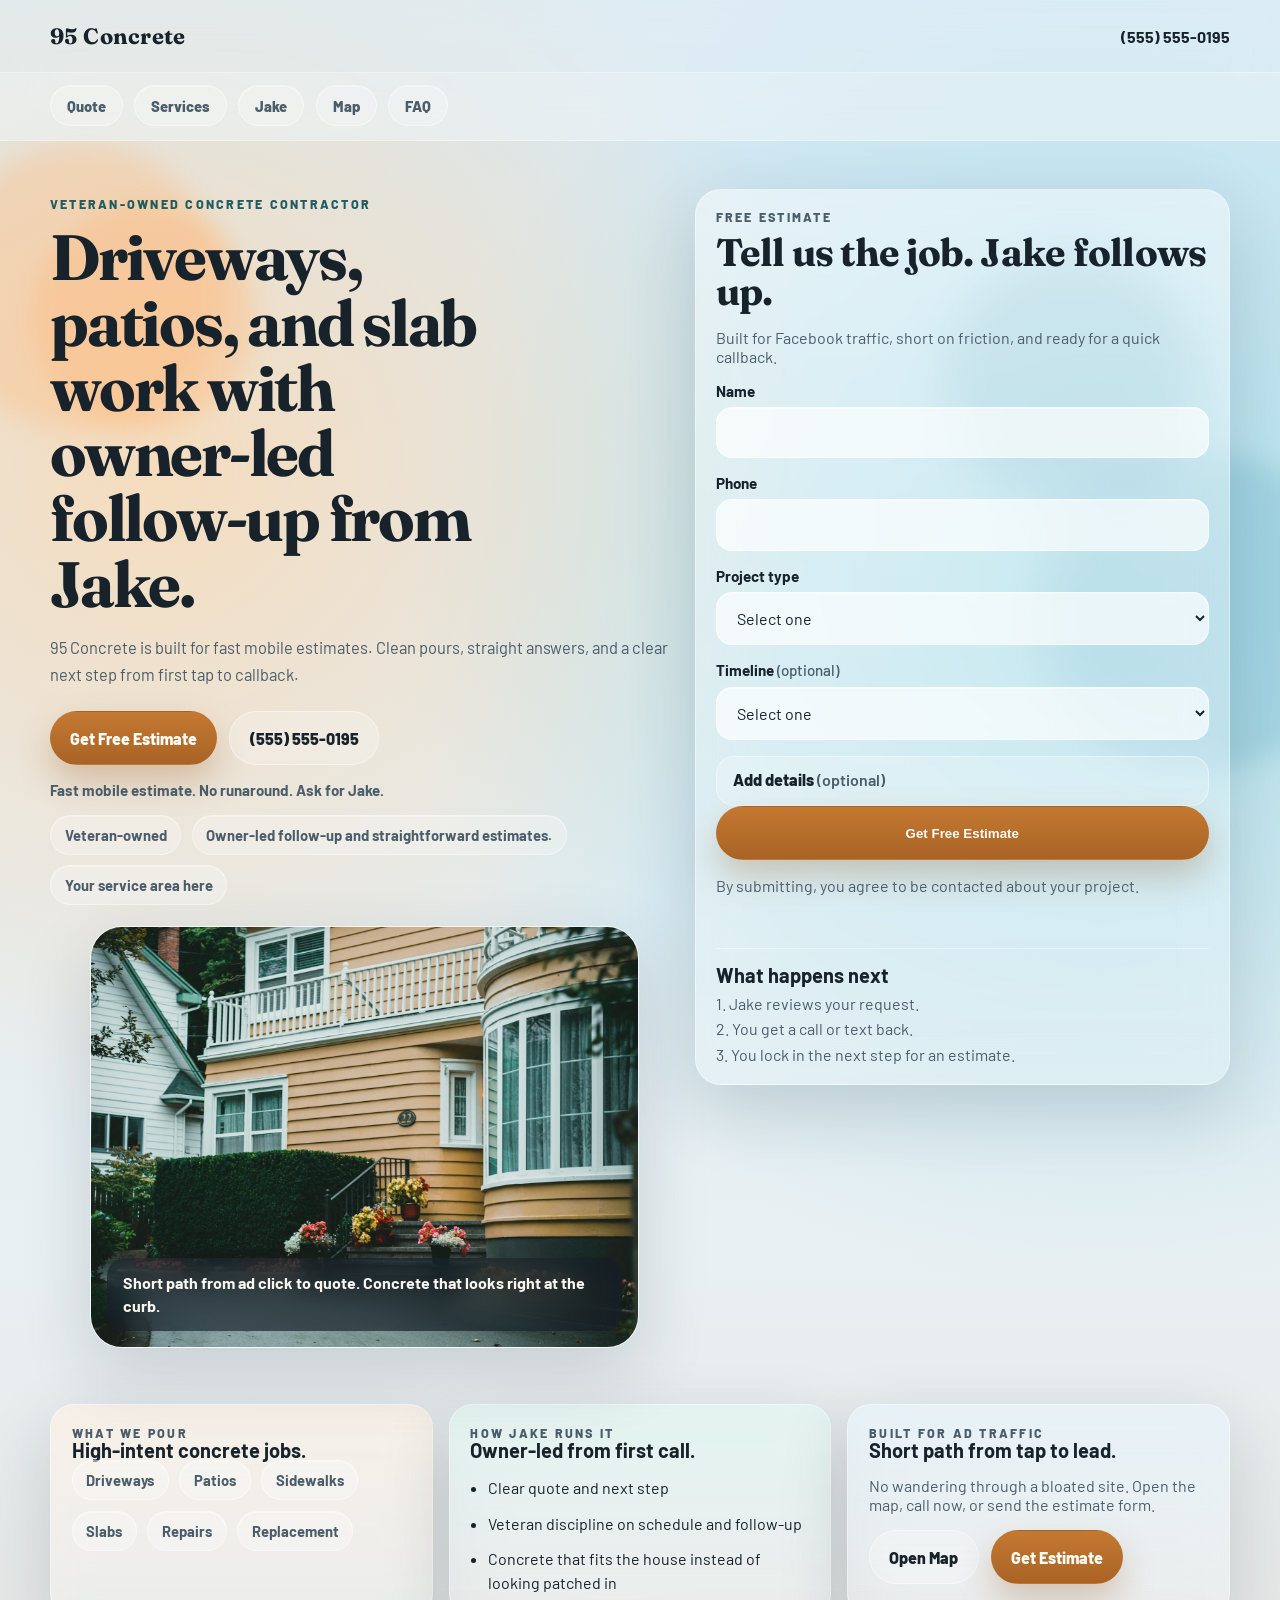
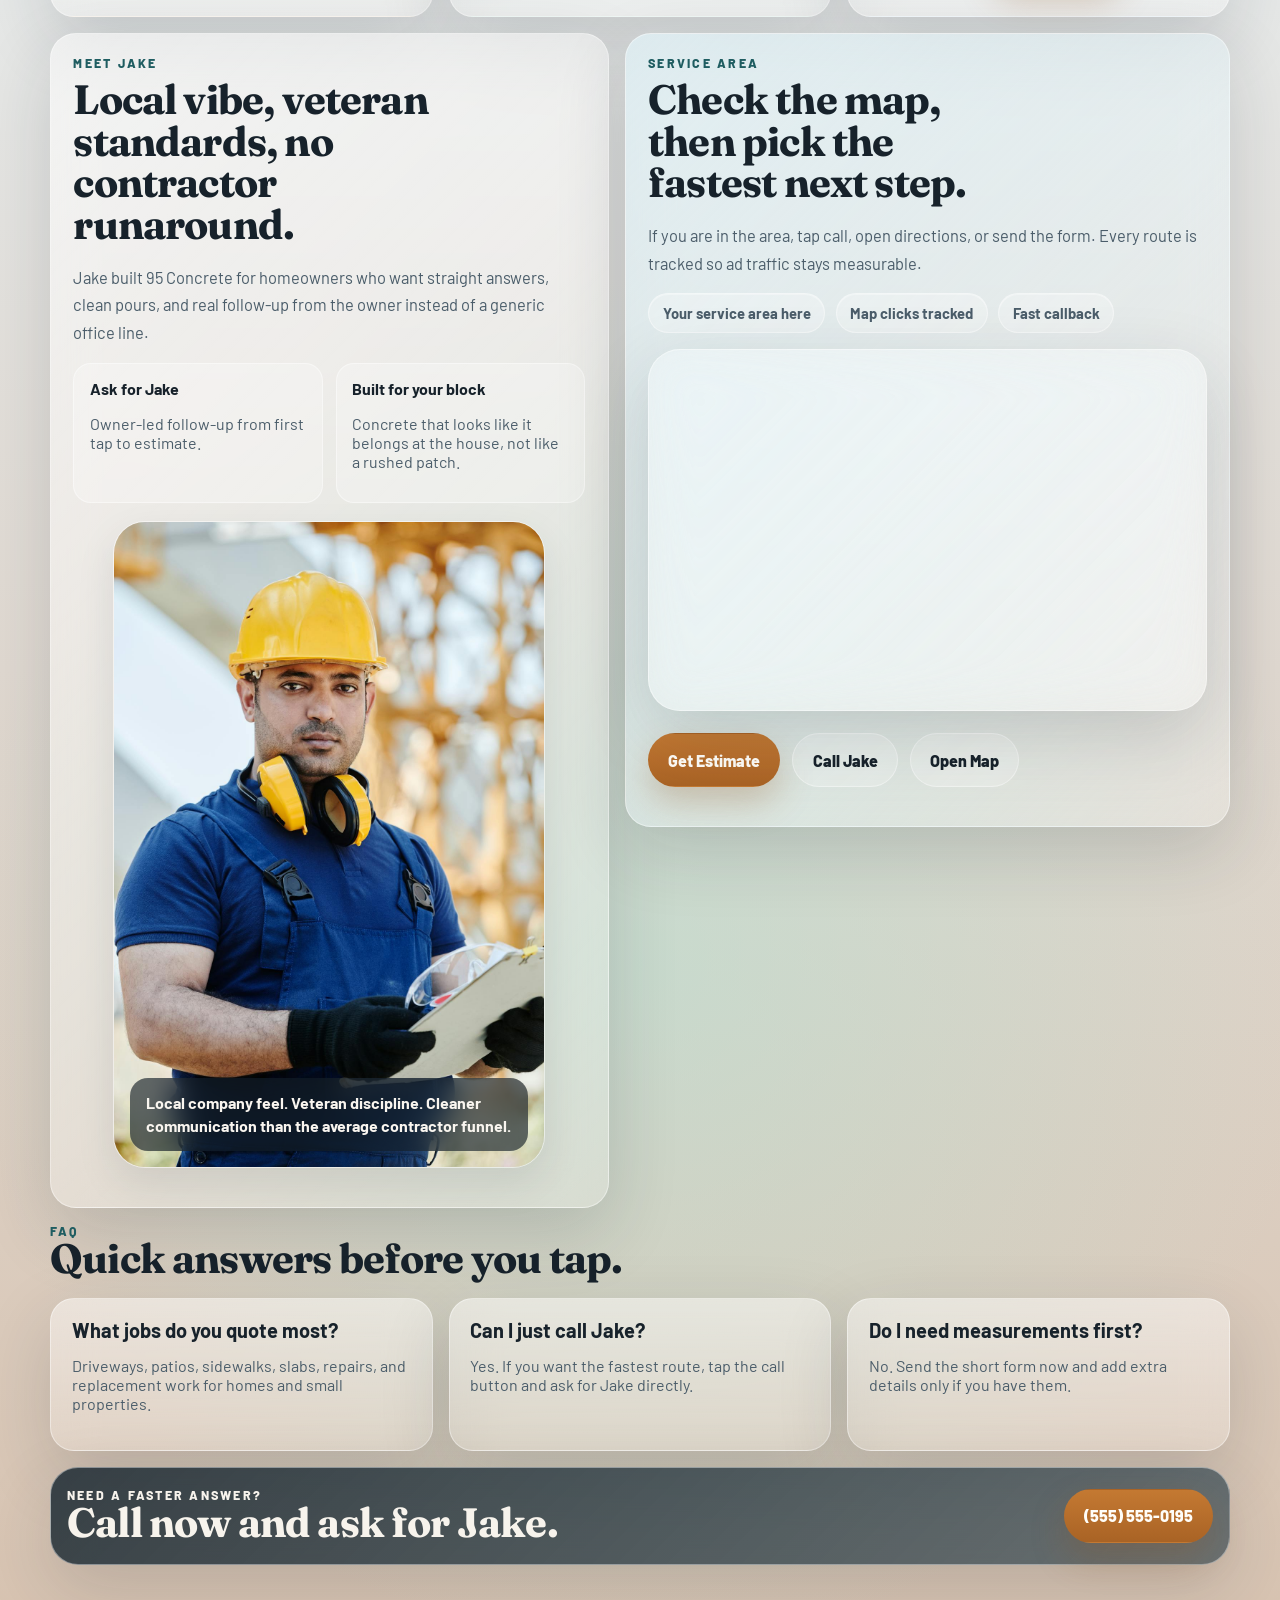
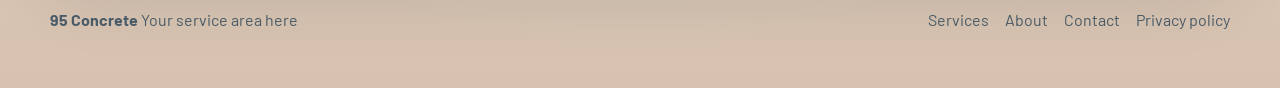
<file: index.html>
<!DOCTYPE html>
<html lang="en">
<head>
  <meta charset="UTF-8">
  <meta name="viewport" content="width=device-width, initial-scale=1.0">
  <title>95 Concrete | Veteran-Owned Driveways, Patios, Slabs, and Repairs</title>
  <meta
    name="description"
    content="Veteran-owned concrete contractor for driveways, patios, sidewalks, slabs, repairs, and replacement work. Ask for Jake for a fast estimate."
  >
  <link rel="canonical" href="https://digitalreflection.github.io/95-concrete-landing-page/">
  <meta name="robots" content="index,follow,max-image-preview:large,max-snippet:-1,max-video-preview:-1">
  <meta property="og:site_name" content="95 Concrete">
  <meta property="og:title" content="95 Concrete | Veteran-Owned Driveways, Patios, Slabs, and Repairs">
  <meta
    property="og:description"
    content="Veteran-owned concrete contractor for driveways, patios, sidewalks, slabs, repairs, and replacement work. Ask for Jake for a fast estimate."
  >
  <meta property="og:type" content="website">
  <meta property="og:url" content="https://digitalreflection.github.io/95-concrete-landing-page/">
  <meta property="og:image" content="https://digitalreflection.github.io/95-concrete-landing-page/og-image.svg">
  <meta property="og:image:width" content="1200">
  <meta property="og:image:height" content="630">
  <meta property="og:image:alt" content="95 Concrete concrete contractor landing page">
  <meta name="twitter:card" content="summary_large_image">
  <meta name="twitter:title" content="95 Concrete | Veteran-Owned Driveways, Patios, Slabs, and Repairs">
  <meta
    name="twitter:description"
    content="Veteran-owned concrete contractor for driveways, patios, sidewalks, slabs, repairs, and replacement work. Ask for Jake for a fast estimate."
  >
  <meta name="twitter:image" content="https://digitalreflection.github.io/95-concrete-landing-page/og-image.svg">
  <meta name="theme-color" content="#a86527">
  <link rel="preconnect" href="https://fonts.googleapis.com">
  <link rel="preconnect" href="https://fonts.gstatic.com" crossorigin>
  <link
    href="https://fonts.googleapis.com/css2?family=Barlow:wght@400;500;600;700;800&family=Fraunces:opsz,wght@9..144,700&display=swap"
    rel="stylesheet"
  >
  <link rel="stylesheet" href="styles.css">
  <script src="site-config.js"></script>
  <script src="meta-bootstrap.js"></script>
  <script type="application/ld+json">
  {
    "@context": "https://schema.org",
    "@graph": [
      {
        "@type": "LocalBusiness",
        "@id": "https://digitalreflection.github.io/95-concrete-landing-page/#business",
        "name": "95 Concrete",
        "url": "https://digitalreflection.github.io/95-concrete-landing-page/",
        "telephone": "+15555550195",
        "description": "Veteran-owned concrete contractor for driveways, patios, sidewalks, slabs, repairs, and replacement work.",
        "areaServed": "Your service area here",
        "priceRange": "$$",
        "image": "https://digitalreflection.github.io/95-concrete-landing-page/og-image.svg",
        "sameAs": []
      },
      {
        "@type": "WebSite",
        "@id": "https://digitalreflection.github.io/95-concrete-landing-page/#website",
        "url": "https://digitalreflection.github.io/95-concrete-landing-page/",
        "name": "95 Concrete",
        "publisher": {
          "@id": "https://digitalreflection.github.io/95-concrete-landing-page/#business"
        }
      },
      {
        "@type": "FAQPage",
        "@id": "https://digitalreflection.github.io/95-concrete-landing-page/#faq",
        "mainEntity": [
          {
            "@type": "Question",
            "name": "What concrete work does 95 Concrete do?",
            "acceptedAnswer": {
              "@type": "Answer",
              "text": "95 Concrete handles driveways, patios, sidewalks, slabs, repairs, and replacement work."
            }
          },
          {
            "@type": "Question",
            "name": "How fast can I get an estimate?",
            "acceptedAnswer": {
              "@type": "Answer",
              "text": "Call or submit the short form and Jake will review the job and follow up as quickly as possible."
            }
          },
          {
            "@type": "Question",
            "name": "Can I call instead of filling out the form?",
            "acceptedAnswer": {
              "@type": "Answer",
              "text": "Yes. Call directly and ask for Jake if you want the fastest next step."
            }
          }
        ]
      }
    ]
  }
  </script>
</head>
<body data-page-type="landing" data-page-name="facebook-all-ads">
  <header class="site-header">
    <div class="container header-inner">
      <a class="brand" href="#top" data-company-name data-track="brand-top">95 Concrete</a>
      <a class="header-phone" href="tel:+15555550195" data-replace-phone-text data-track="phone-header">(555) 555-0195</a>
    </div>
    <div class="landing-nav-wrap">
      <nav class="container landing-nav" aria-label="Ad landing navigation">
        <a href="#quote-form" data-track="nav-quote">Quote</a>
        <a href="#services" data-track="nav-services">Services</a>
        <a href="#jake-story" data-track="nav-jake">Jake</a>
        <a href="#service-map" data-track="nav-map">Map</a>
        <a href="#faq" data-track="nav-faq">FAQ</a>
      </nav>
    </div>
  </header>

  <main id="top">
    <section class="hero" id="hero" data-section="hero">
      <div class="hero-orb hero-orb-one"></div>
      <div class="hero-orb hero-orb-two"></div>
      <div class="container hero-grid">
        <div class="hero-copy">
          <p class="eyebrow">Veteran-owned concrete contractor</p>
          <h1 data-dynamic-headline>Driveways, patios, and slab work with owner-led follow-up from Jake.</h1>
          <p class="hero-text" data-dynamic-subheadline>
            95 Concrete is built for fast mobile estimates. Clean pours, straight answers, and a clear next step from first tap to callback.
          </p>

          <div class="hero-actions">
            <a class="button button-primary" href="#quote-form" data-track="hero-cta" data-cta-label>Get Free Estimate</a>
            <a class="button button-secondary" href="tel:+15555550195" data-replace-phone-text data-track="phone-hero">Call Jake</a>
          </div>

          <p class="cta-note" data-cta-note>Fast mobile estimate. No runaround. Ask for Jake.</p>

          <div class="trust-strip" aria-label="Trust signals">
            <span>Veteran-owned</span>
            <span data-response-promise>Owner-led follow-up and straightforward estimates.</span>
            <span data-service-area>Your service area here</span>
          </div>

          <figure class="hero-photo-frame">
            <img
              class="hero-photo"
              src="assets/images/driveway-hero.jpg"
              alt="Finished residential concrete driveway in front of a house"
              loading="eager"
              decoding="async"
            >
            <div class="hero-photo-tag">Short path from ad click to quote. Concrete that looks right at the curb.</div>
          </figure>
        </div>

        <aside class="lead-card" aria-label="Request a quote">
          <div class="lead-card-top">
            <p class="lead-kicker">Free estimate</p>
            <h2>Tell us the job. Jake follows up.</h2>
            <p>Built for Facebook traffic, short on friction, and ready for a quick callback.</p>
          </div>

          <form id="quote-form" class="lead-form" novalidate>
            <label>
              <span>Name</span>
              <input type="text" name="name" autocomplete="name" required>
            </label>

            <label>
              <span>Phone</span>
              <input type="tel" name="phone" autocomplete="tel" required>
            </label>

            <label>
              <span>Project type</span>
              <select name="project_type" required>
                <option value="">Select one</option>
                <option>Driveway</option>
                <option>Patio</option>
                <option>Sidewalk</option>
                <option>Slab</option>
                <option>Concrete replacement</option>
                <option>Repair</option>
                <option>Other</option>
              </select>
            </label>

            <label>
              <span>Timeline <em>(optional)</em></span>
              <select name="timeline">
                <option value="">Select one</option>
                <option>ASAP</option>
                <option>Within 30 days</option>
                <option>1 to 3 months</option>
                <option>Just researching</option>
              </select>
            </label>

            <details class="optional-fields">
              <summary>Add details <span>(optional)</span></summary>

              <label>
                <span>Email <em>(optional)</em></span>
                <input type="email" name="email" autocomplete="email">
              </label>

              <label>
                <span>Project address <em>(optional)</em></span>
                <input type="text" name="address" autocomplete="street-address">
              </label>

              <label>
                <span>Project details <em>(optional)</em></span>
                <textarea name="details" rows="4" placeholder="Size, current condition, finish, or anything else that helps us quote."></textarea>
              </label>
            </details>

            <input type="hidden" name="page_url">
            <input type="hidden" name="page_title">
            <input type="hidden" name="landing_page">
            <input type="hidden" name="referrer">
            <input type="hidden" name="utm_source">
            <input type="hidden" name="utm_medium">
            <input type="hidden" name="utm_campaign">
            <input type="hidden" name="utm_content">
            <input type="hidden" name="utm_term">
            <input type="hidden" name="fbclid">
            <input type="hidden" name="_fbp">
            <input type="hidden" name="_fbc">
            <input type="hidden" name="event_id">
            <input type="hidden" name="submitted_at">
            <input type="hidden" name="event_source_url">
            <input type="hidden" name="external_id">
            <input type="hidden" name="session_id">
            <input type="hidden" name="visitor_id">
            <input type="hidden" name="matched_project">
            <input type="hidden" name="hashed_email">
            <input type="hidden" name="hashed_phone">
            <input type="hidden" name="hashed_fn">
            <input type="hidden" name="browser_language">
            <input type="hidden" name="screen_size">
            <input type="hidden" name="viewport_size">
            <input type="hidden" name="browser_timezone">

            <button class="button button-primary button-block" type="submit" data-track="form-submit-intent" data-cta-label>
              Request Free Estimate
            </button>
            <p class="form-note">By submitting, you agree to be contacted about your project.</p>
            <p id="form-status" class="form-status" role="status" aria-live="polite"></p>
          </form>

          <div class="next-steps">
            <h3>What happens next</h3>
            <p>1. Jake reviews your request.</p>
            <p>2. You get a call or text back.</p>
            <p>3. You lock in the next step for an estimate.</p>
          </div>
        </aside>
      </div>
    </section>

    <section class="proof" id="services" data-section="proof">
      <div class="container proof-grid">
        <article>
          <p class="eyebrow">What we pour</p>
          <h3>High-intent concrete jobs.</h3>
          <div class="service-pill-grid">
            <span class="service-pill">Driveways</span>
            <span class="service-pill">Patios</span>
            <span class="service-pill">Sidewalks</span>
            <span class="service-pill">Slabs</span>
            <span class="service-pill">Repairs</span>
            <span class="service-pill">Replacement</span>
          </div>
        </article>
        <article>
          <p class="eyebrow">How Jake runs it</p>
          <h3>Owner-led from first call.</h3>
          <ul class="mini-list">
            <li>Clear quote and next step</li>
            <li>Veteran discipline on schedule and follow-up</li>
            <li>Concrete that fits the house instead of looking patched in</li>
          </ul>
        </article>
        <article>
          <p class="eyebrow">Built for ad traffic</p>
          <h3>Short path from tap to lead.</h3>
          <p>No wandering through a bloated site. Open the map, call now, or send the estimate form.</p>
          <div class="overview-actions">
            <a class="button button-secondary" href="#service-map" data-track="proof-map-cta">Open Map</a>
            <a class="button button-primary" href="#quote-form" data-track="proof-quote-cta">Get Estimate</a>
          </div>
        </article>
      </div>
    </section>

    <section class="local-section">
      <div class="container local-grid">
        <article class="owner-copy" id="jake-story" data-section="jake-story">
          <p class="eyebrow">Meet <span data-owner-name>Jake</span></p>
          <h2>Local vibe, veteran standards, no contractor runaround.</h2>
          <p class="hero-text">
            <span data-owner-name>Jake</span> built 95 Concrete for homeowners who want straight answers, clean pours, and real follow-up from the owner instead of a generic office line.
          </p>
          <div class="owner-notes">
            <div>
              <strong>Ask for Jake</strong>
              <p>Owner-led follow-up from first tap to estimate.</p>
            </div>
            <div>
              <strong>Built for your block</strong>
              <p>Concrete that looks like it belongs at the house, not like a rushed patch.</p>
            </div>
          </div>
          <figure class="owner-inline">
            <img
              src="assets/images/site-lead.jpg"
              alt="Construction professional reviewing a jobsite"
              loading="lazy"
              decoding="async"
            >
            <figcaption>Local company feel. Veteran discipline. Cleaner communication than the average contractor funnel.</figcaption>
          </figure>
        </article>

        <article class="map-copy" id="service-map" data-section="service-map">
          <p class="eyebrow">Service area</p>
          <h2>Check the map, then pick the fastest next step.</h2>
          <p class="hero-text">
            If you are in the area, tap call, open directions, or send the form. Every route is tracked so ad traffic stays measurable.
          </p>
          <div class="trust-strip map-trust">
            <span data-service-area>Your service area here</span>
            <span>Map clicks tracked</span>
            <span>Fast callback</span>
          </div>
          <div class="map-frame-wrap">
            <iframe
              title="95 Concrete service area map"
              data-map-frame
              loading="lazy"
              referrerpolicy="no-referrer-when-downgrade"
              src="https://www.google.com/maps?q=Your%20service%20area%20here&output=embed"
            ></iframe>
          </div>
          <div class="hero-actions">
            <a class="button button-primary" href="#quote-form" data-track="map-quote-cta">Get Estimate</a>
            <a class="button button-secondary" href="tel:+15555550195" data-track="phone-map-call">Call Jake</a>
            <a class="button button-secondary" href="#" data-map-link data-track="map-directions">Open Map</a>
          </div>
        </article>
      </div>
    </section>

    <section class="faq" id="faq" data-section="faq">
      <div class="container">
        <div class="section-heading">
          <p class="eyebrow">FAQ</p>
          <h2>Quick answers before you tap.</h2>
        </div>
        <div class="faq-grid">
          <article class="faq-card">
            <h3>What jobs do you quote most?</h3>
            <p>Driveways, patios, sidewalks, slabs, repairs, and replacement work for homes and small properties.</p>
          </article>
          <article class="faq-card">
            <h3>Can I just call Jake?</h3>
            <p>Yes. If you want the fastest route, tap the call button and ask for Jake directly.</p>
          </article>
          <article class="faq-card">
            <h3>Do I need measurements first?</h3>
            <p>No. Send the short form now and add extra details only if you have them.</p>
          </article>
        </div>

        <div class="cta-strip">
          <div class="container cta-strip-inner">
            <div>
              <p class="eyebrow">Need a faster answer?</p>
              <h2>Call now and ask for Jake.</h2>
            </div>
            <a class="button button-primary" href="tel:+15555550195" data-replace-phone-text data-track="phone-footer">(555) 555-0195</a>
          </div>
        </div>
      </div>
    </section>
  </main>

  <div class="mobile-bar" aria-label="Quick contact actions">
    <a class="mobile-bar-button mobile-bar-call" href="tel:+15555550195" data-track="phone-mobile-bar">Call Now</a>
    <a class="mobile-bar-button mobile-bar-map" href="#service-map" data-track="mobile-map-nav">Map</a>
    <a class="mobile-bar-button mobile-bar-quote" href="#quote-form" data-track="mobile-bar-cta" data-cta-label>Free Estimate</a>
  </div>

  <footer class="site-footer">
    <div class="container footer-inner">
      <p><strong data-company-name>95 Concrete</strong> <span id="service-area" data-service-area>Your service area here</span></p>
      <p class="footer-links">
        <a href="services.html" data-track="footer-services">Services</a>
        <a href="about.html" data-track="footer-about">About</a>
        <a href="contact.html" data-track="footer-contact">Contact</a>
        <a href="privacy.html" data-track="footer-privacy">Privacy policy</a>
      </p>
    </div>
  </footer>

  <script src="site.js"></script>
  <script src="script.js"></script>
</body>
</html>
</file>
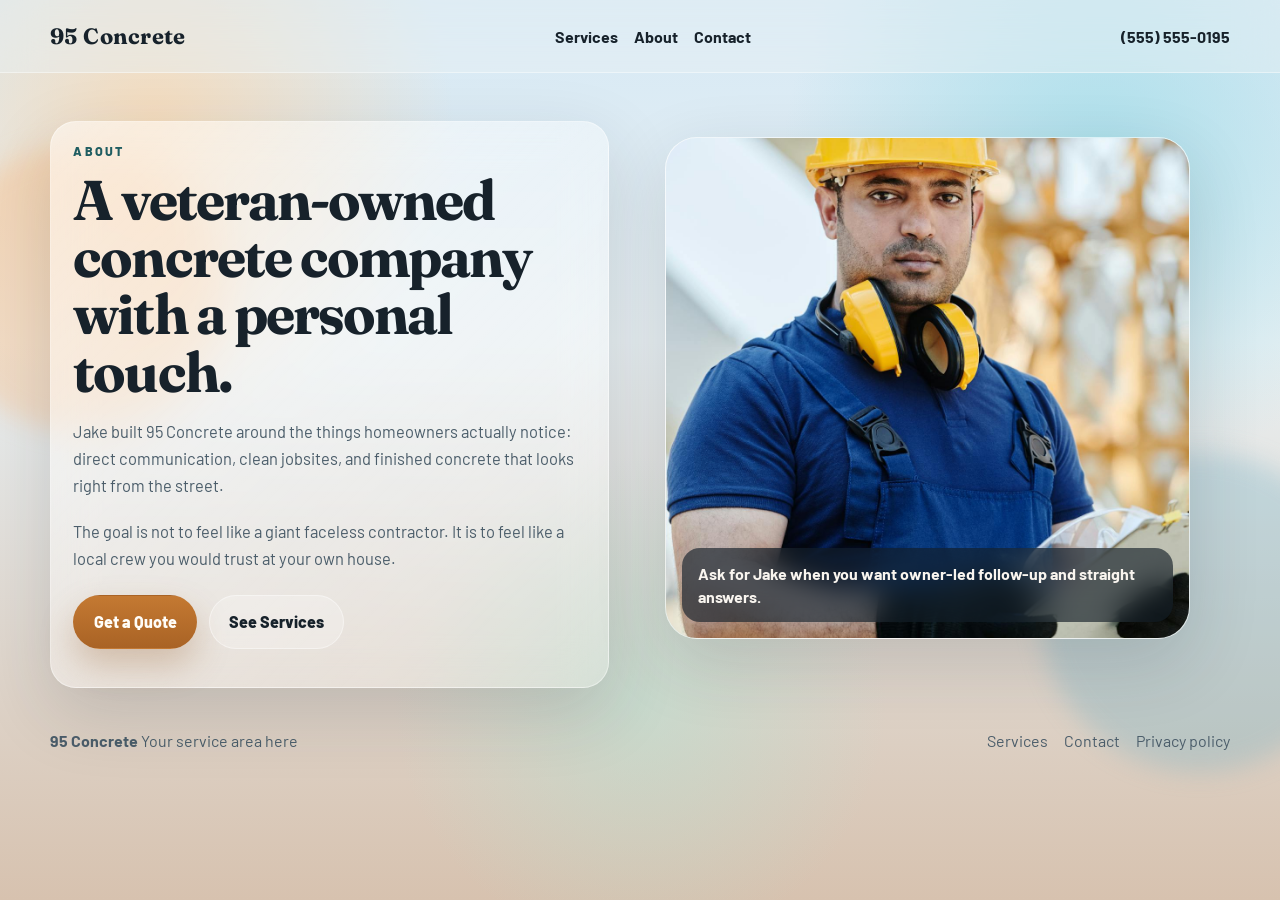
<file: about.html>
<!DOCTYPE html>
<html lang="en">
<head>
  <meta charset="UTF-8">
  <meta name="viewport" content="width=device-width, initial-scale=1.0">
  <title>About 95 Concrete</title>
  <meta name="description" content="Veteran-owned concrete contractor with a personal, reliable approach to concrete work.">
  <link rel="canonical" href="https://digitalreflection.github.io/95-concrete-landing-page/about.html">
  <link rel="preconnect" href="https://fonts.googleapis.com">
  <link rel="preconnect" href="https://fonts.gstatic.com" crossorigin>
  <link
    href="https://fonts.googleapis.com/css2?family=Barlow:wght@400;500;600;700;800&family=Fraunces:opsz,wght@9..144,700&display=swap"
    rel="stylesheet"
  >
  <link rel="stylesheet" href="styles.css">
  <script src="site-config.js"></script>
  <script src="meta-bootstrap.js"></script>
</head>
<body data-page-type="about" data-page-name="about">
  <header class="site-header">
    <div class="container header-inner">
      <a class="brand" href="index.html" data-company-name>95 Concrete</a>
      <nav class="site-nav" aria-label="Primary">
        <a href="services.html">Services</a>
        <a href="about.html">About</a>
        <a href="contact.html">Contact</a>
      </nav>
      <a class="header-phone" href="tel:+15555550195" data-replace-phone-text data-track="phone-about-header">(555) 555-0195</a>
    </div>
  </header>

  <main class="services" style="padding-top: 2rem;">
    <div class="container">
      <div class="owner-story-grid">
        <article class="owner-copy">
          <p class="eyebrow">About</p>
          <h1 style="font-size: clamp(2rem, 5vw, 3.5rem); max-width: none;">A veteran-owned concrete company with a personal touch.</h1>
          <p class="hero-text"><span data-owner-name>Jake</span> built 95 Concrete around the things homeowners actually notice: direct communication, clean jobsites, and finished concrete that looks right from the street.</p>
          <p class="hero-text">The goal is not to feel like a giant faceless contractor. It is to feel like a local crew you would trust at your own house.</p>
          <div class="hero-actions">
            <a class="button button-primary" href="index.html#quote-form" data-track="about-quote-cta">Get a Quote</a>
            <a class="button button-secondary" href="services.html" data-track="about-services-cta">See Services</a>
          </div>
        </article>
        <figure class="owner-media">
          <img src="assets/images/site-lead.jpg" alt="Construction professional reviewing a jobsite" loading="lazy" decoding="async">
          <figcaption>Ask for <span data-owner-name>Jake</span> when you want owner-led follow-up and straight answers.</figcaption>
        </figure>
      </div>
    </div>
  </main>

  <footer class="site-footer">
    <div class="container footer-inner">
      <p><strong data-company-name>95 Concrete</strong> <span data-service-area>Your service area here</span></p>
      <p class="footer-links">
        <a href="services.html">Services</a>
        <a href="contact.html">Contact</a>
        <a href="privacy.html">Privacy policy</a>
      </p>
    </div>
  </footer>

  <script src="site.js"></script>
</body>
</html>
</file>
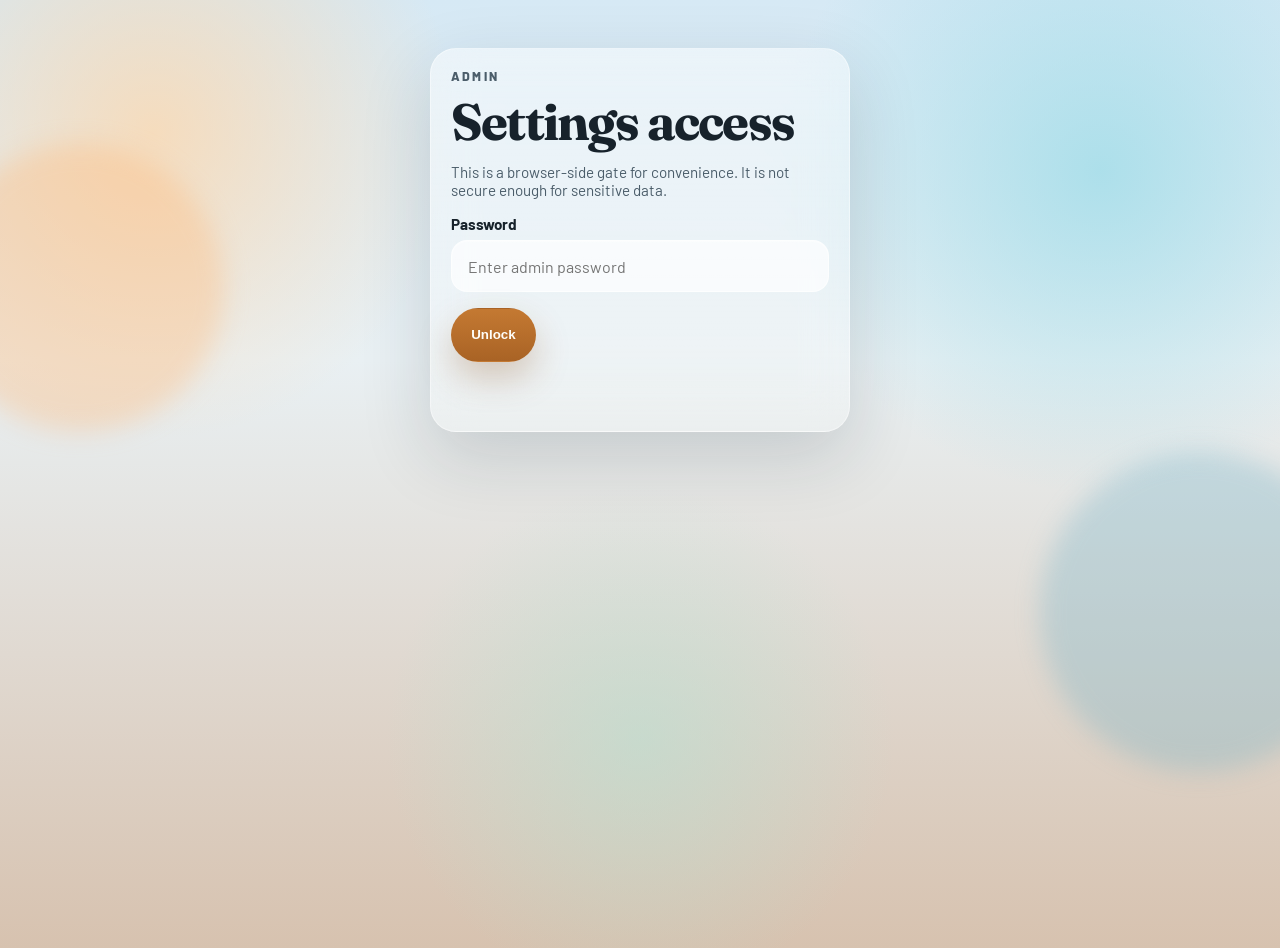
<file: admin.html>
<!DOCTYPE html>
<html lang="en">
<head>
  <meta charset="UTF-8">
  <meta name="viewport" content="width=device-width, initial-scale=1.0">
  <title>95 Concrete Admin</title>
  <meta name="robots" content="noindex,nofollow">
  <link rel="preconnect" href="https://fonts.googleapis.com">
  <link rel="preconnect" href="https://fonts.gstatic.com" crossorigin>
  <link
    href="https://fonts.googleapis.com/css2?family=Barlow:wght@400;500;600;700;800&family=Fraunces:opsz,wght@9..144,700&display=swap"
    rel="stylesheet"
  >
  <link rel="stylesheet" href="styles.css">
  <script src="site-config.js"></script>
  <style>
    .admin-shell { max-width: 920px; margin: 3rem auto 6rem; }
    .admin-panel { display: none; }
    .admin-grid { display: grid; grid-template-columns: repeat(2, minmax(0, 1fr)); gap: 1rem; }
    .admin-actions { display: flex; gap: 0.75rem; flex-wrap: wrap; margin-top: 1rem; }
    .admin-note { color: var(--muted); font-size: 0.95rem; }
    .admin-lock { max-width: 420px; margin: 0 auto; }
    .wide { grid-column: 1 / -1; }
    .hidden { display: none !important; }
    @media (max-width: 640px) { .admin-grid { grid-template-columns: 1fr; } }
  </style>
</head>
<body>
  <main class="services">
    <div class="container admin-shell">
      <section id="lock-screen" class="lead-card admin-lock">
        <p class="eyebrow">Admin</p>
        <h1 style="font-size: clamp(2rem, 5vw, 3.2rem); max-width: none;">Settings access</h1>
        <p class="admin-note">This is a browser-side gate for convenience. It is not secure enough for sensitive data.</p>
        <label>
          <span>Password</span>
          <input id="admin-password" type="password" placeholder="Enter admin password">
        </label>
        <div class="admin-actions">
          <button id="unlock-btn" class="button button-primary" type="button">Unlock</button>
        </div>
        <p id="lock-status" class="form-status" aria-live="polite"></p>
      </section>

      <section id="admin-panel" class="lead-card admin-panel">
        <p class="eyebrow">Live settings</p>
        <h1 style="font-size: clamp(2rem, 5vw, 3.2rem); max-width: none;">Update site settings</h1>
        <p class="admin-note">Changes save in this browser and apply on page load for the live site.</p>

        <form id="settings-form">
          <div class="admin-grid">
            <label class="wide">
              <span>Page title</span>
              <input name="pageTitle" type="text">
            </label>
            <label class="wide">
              <span>Page description</span>
              <textarea name="pageDescription" rows="3"></textarea>
            </label>
            <label class="wide">
              <span>Owner name</span>
              <input name="ownerName" type="text">
            </label>
            <label class="wide">
              <span>Hero headline</span>
              <input name="heroHeadline" type="text">
            </label>
            <label class="wide">
              <span>Hero subheadline</span>
              <textarea name="heroSubheadline" rows="3"></textarea>
            </label>
            <label>
              <span>CTA text</span>
              <input name="ctaText" type="text">
            </label>
            <label>
              <span>CTA note</span>
              <input name="ctaNote" type="text">
            </label>
            <label>
              <span>Phone display</span>
              <input name="phoneDisplay" type="text">
            </label>
            <label>
              <span>Phone link</span>
              <input name="phoneLink" type="text">
            </label>
            <label class="wide">
              <span>Service area</span>
              <input name="serviceArea" type="text">
            </label>
            <label class="wide">
              <span>Response promise</span>
              <input name="responsePromise" type="text">
            </label>
            <label>
              <span>Review URL</span>
              <input name="reviewUrl" type="url">
            </label>
            <label>
              <span>Maps URL</span>
              <input name="mapsUrl" type="url">
            </label>
            <label>
              <span>Meta Pixel ID</span>
              <input name="metaPixelId" type="text">
            </label>
            <label>
              <span>Lead endpoint</span>
              <input name="leadEndpoint" type="url">
            </label>
            <label>
              <span>Lead endpoint mode</span>
              <select name="leadEndpointMode">
                <option value="json">json</option>
                <option value="form">form</option>
              </select>
            </label>
            <label>
              <span>Thank-you URL</span>
              <input name="thankYouUrl" type="text">
            </label>
          </div>

          <div class="admin-actions">
            <button class="button button-primary" type="submit">Save settings</button>
            <button id="reset-btn" class="button button-secondary" type="button">Reset to defaults</button>
          </div>
          <p id="save-status" class="form-status" aria-live="polite"></p>
        </form>
      </section>
    </div>
  </main>

  <script>
    (function () {
      var ADMIN_PASSWORD = "95concrete";
      var DEFAULTS = Object.assign({}, window.SITE_CONFIG || {});
      var lockScreen = document.getElementById("lock-screen");
      var adminPanel = document.getElementById("admin-panel");
      var passwordInput = document.getElementById("admin-password");
      var unlockBtn = document.getElementById("unlock-btn");
      var lockStatus = document.getElementById("lock-status");
      var saveStatus = document.getElementById("save-status");
      var form = document.getElementById("settings-form");
      var resetBtn = document.getElementById("reset-btn");

      function loadSettings() {
        try {
          return Object.assign({}, DEFAULTS, JSON.parse(localStorage.getItem("95_concrete_settings") || "{}"));
        } catch (error) {
          return Object.assign({}, DEFAULTS);
        }
      }

      function saveSettings(settings) {
        localStorage.setItem("95_concrete_settings", JSON.stringify(settings));
      }

      function fillForm(settings) {
        Object.keys(settings).forEach(function (key) {
          var field = form.querySelector('[name="' + key + '"]');
          if (field) {
            field.value = settings[key];
          }
        });
      }

      function unlock() {
        if (passwordInput.value === ADMIN_PASSWORD) {
          lockStatus.textContent = "";
          lockScreen.classList.add("hidden");
          adminPanel.style.display = "block";
          fillForm(loadSettings());
          return;
        }
        lockStatus.textContent = "Incorrect password.";
      }

      unlockBtn.addEventListener("click", unlock);
      passwordInput.addEventListener("keydown", function (event) {
        if (event.key === "Enter") {
          unlock();
        }
      });

      form.addEventListener("submit", function (event) {
        event.preventDefault();
        var next = loadSettings();
        new FormData(form).forEach(function (value, key) {
          next[key] = value.trim();
        });
        saveSettings(next);
        saveStatus.textContent = "Saved. Refresh the landing page to apply.";
      });

      resetBtn.addEventListener("click", function () {
        saveSettings(DEFAULTS);
        fillForm(DEFAULTS);
        saveStatus.textContent = "Reset to defaults.";
      });
    })();
  </script>
</body>
</html>
</file>
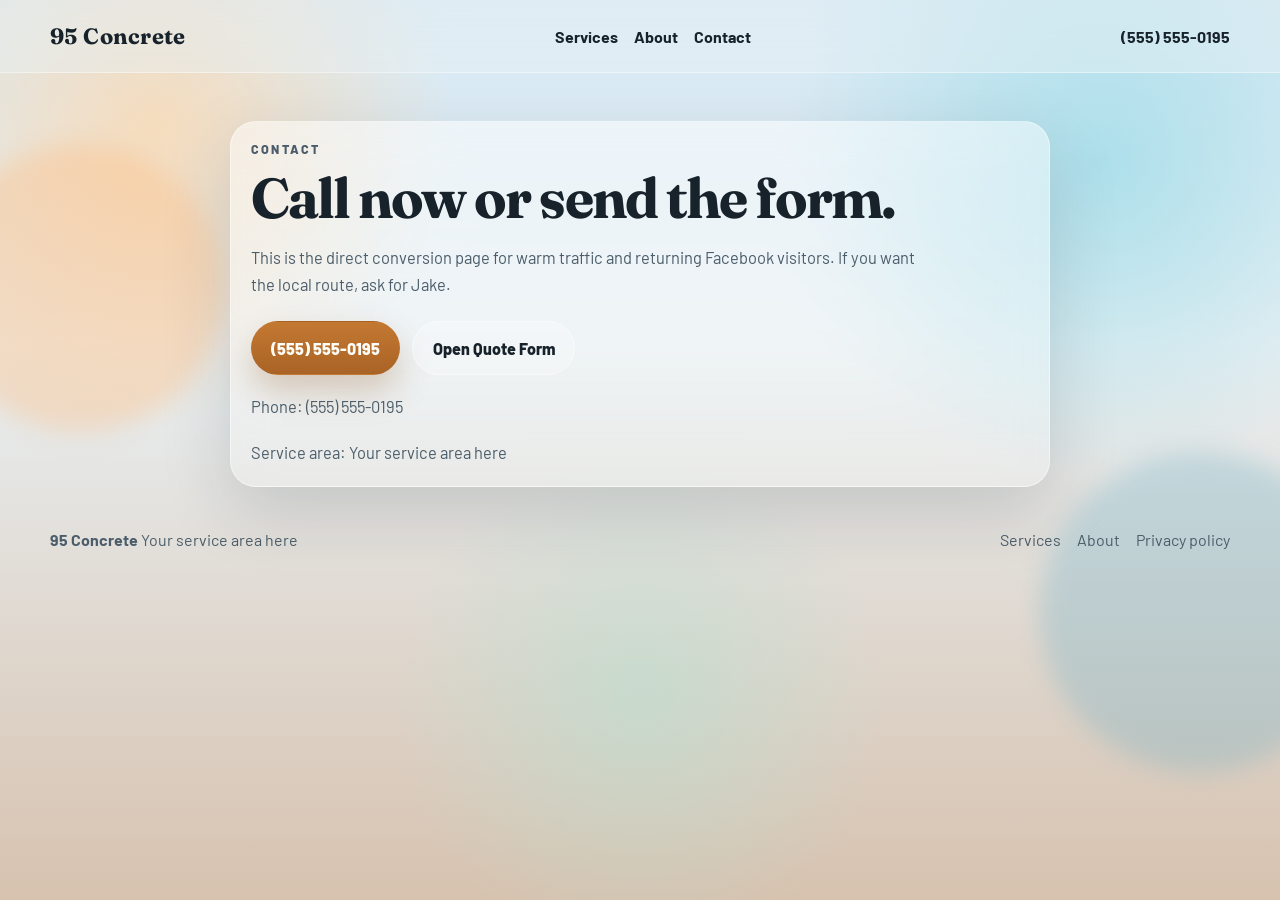
<file: contact.html>
<!DOCTYPE html>
<html lang="en">
<head>
  <meta charset="UTF-8">
  <meta name="viewport" content="width=device-width, initial-scale=1.0">
  <title>Contact 95 Concrete</title>
  <meta name="description" content="Call or request a quote from 95 Concrete.">
  <link rel="canonical" href="https://digitalreflection.github.io/95-concrete-landing-page/contact.html">
  <link rel="preconnect" href="https://fonts.googleapis.com">
  <link rel="preconnect" href="https://fonts.gstatic.com" crossorigin>
  <link
    href="https://fonts.googleapis.com/css2?family=Barlow:wght@400;500;600;700;800&family=Fraunces:opsz,wght@9..144,700&display=swap"
    rel="stylesheet"
  >
  <link rel="stylesheet" href="styles.css">
  <script src="site-config.js"></script>
  <script src="meta-bootstrap.js"></script>
</head>
<body data-page-type="contact" data-page-name="contact">
  <header class="site-header">
    <div class="container header-inner">
      <a class="brand" href="index.html" data-company-name>95 Concrete</a>
      <nav class="site-nav" aria-label="Primary">
        <a href="services.html">Services</a>
        <a href="about.html">About</a>
        <a href="contact.html">Contact</a>
      </nav>
      <a class="header-phone" href="tel:+15555550195" data-replace-phone-text data-track="phone-contact-header">(555) 555-0195</a>
    </div>
  </header>

  <main class="services" style="padding-top: 2rem;">
    <div class="container">
      <div class="lead-card" style="max-width: 820px; margin: 0 auto;">
        <p class="eyebrow">Contact</p>
        <h1 style="font-size: clamp(2rem, 5vw, 3.5rem); max-width: none;">Call now or send the form.</h1>
        <p class="hero-text">This is the direct conversion page for warm traffic and returning Facebook visitors. If you want the local route, ask for <span data-owner-name>Jake</span>.</p>
        <div class="hero-actions">
          <a class="button button-primary" href="tel:+15555550195" data-replace-phone-text data-track="phone-contact-call">Call 95 Concrete</a>
          <a class="button button-secondary" href="index.html#quote-form" data-track="contact-quote-cta">Open Quote Form</a>
        </div>
        <p class="hero-text">Phone: <a href="tel:+15555550195" data-replace-phone-text data-track="phone-contact-inline">(555) 555-0195</a></p>
        <p class="hero-text">Service area: <span data-service-area>Your service area here</span></p>
      </div>
    </div>
  </main>

  <footer class="site-footer">
    <div class="container footer-inner">
      <p><strong data-company-name>95 Concrete</strong> <span data-service-area>Your service area here</span></p>
      <p class="footer-links">
        <a href="services.html">Services</a>
        <a href="about.html">About</a>
        <a href="privacy.html">Privacy policy</a>
      </p>
    </div>
  </footer>

  <script src="site.js"></script>
</body>
</html>
</file>
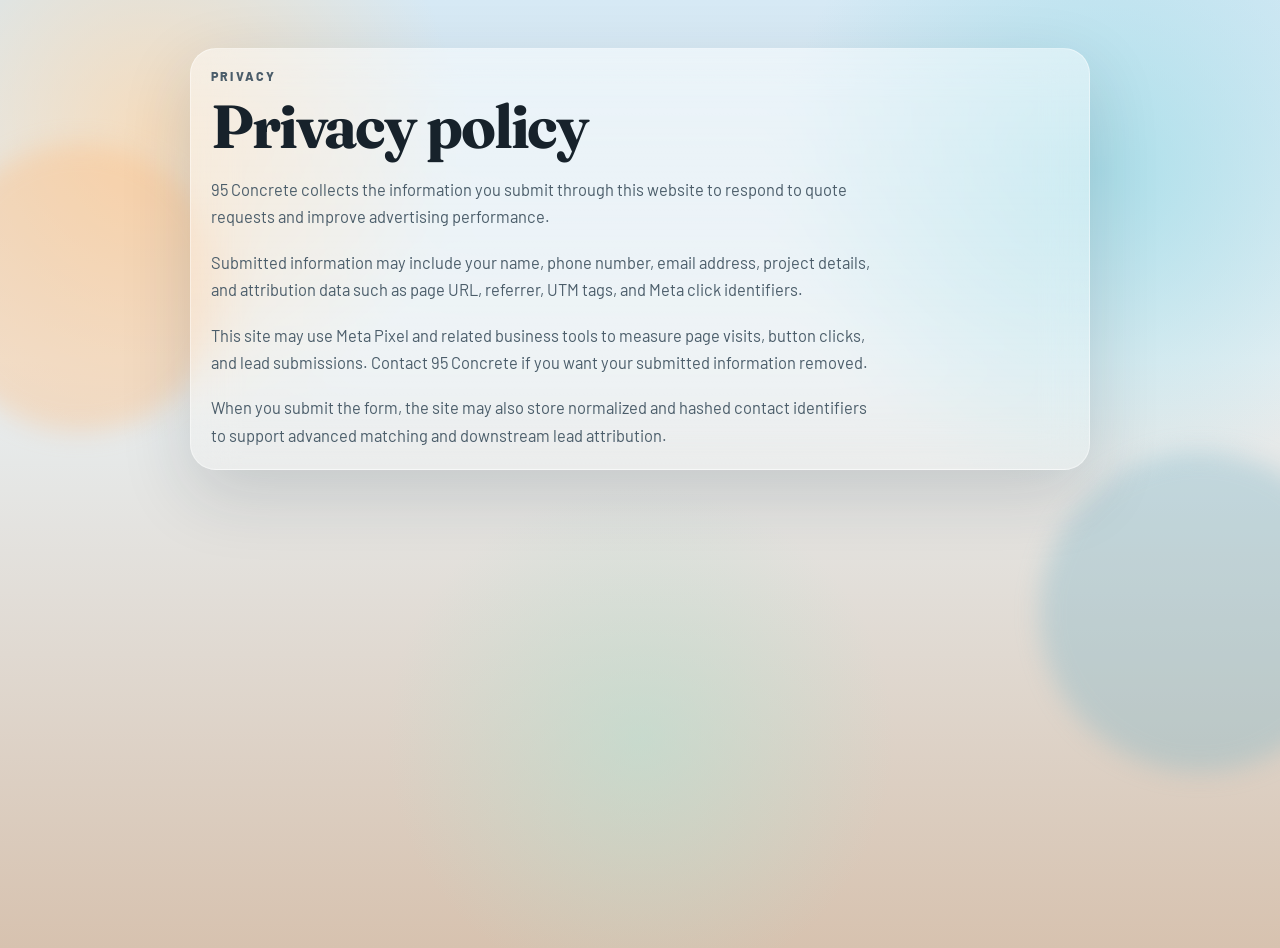
<file: privacy.html>
<!DOCTYPE html>
<html lang="en">
<head>
  <meta charset="UTF-8">
  <meta name="viewport" content="width=device-width, initial-scale=1.0">
  <title>Privacy Policy | 95 Concrete</title>
  <meta name="description" content="Privacy policy for 95 Concrete lead forms and Meta tracking.">
  <link rel="canonical" href="https://digitalreflection.github.io/95-concrete-landing-page/privacy.html">
  <link rel="preconnect" href="https://fonts.googleapis.com">
  <link rel="preconnect" href="https://fonts.gstatic.com" crossorigin>
  <link
    href="https://fonts.googleapis.com/css2?family=Barlow:wght@400;500;600;700;800&family=Fraunces:opsz,wght@9..144,700&display=swap"
    rel="stylesheet"
  >
  <link rel="stylesheet" href="styles.css">
  <script src="site-config.js"></script>
  <script src="meta-bootstrap.js"></script>
</head>
<body data-page-type="privacy" data-page-name="privacy">
  <main class="services">
    <div class="container">
      <div class="lead-card" style="max-width: 900px; margin: 3rem auto;">
        <p class="eyebrow">Privacy</p>
        <h1 style="font-size: clamp(2.2rem, 5vw, 3.8rem); max-width: none;">Privacy policy</h1>
        <p class="hero-text">
          95 Concrete collects the information you submit through this website to respond to quote requests and improve advertising performance.
        </p>
        <p class="hero-text">
          Submitted information may include your name, phone number, email address, project details, and attribution data such as page URL, referrer, UTM tags, and Meta click identifiers.
        </p>
        <p class="hero-text">
          This site may use Meta Pixel and related business tools to measure page visits, button clicks, and lead submissions. Contact 95 Concrete if you want your submitted information removed.
        </p>
        <p class="hero-text">
          When you submit the form, the site may also store normalized and hashed contact identifiers to support advanced matching and downstream lead attribution.
        </p>
      </div>
    </div>
  </main>

  <script src="site.js"></script>
</body>
</html>
</file>
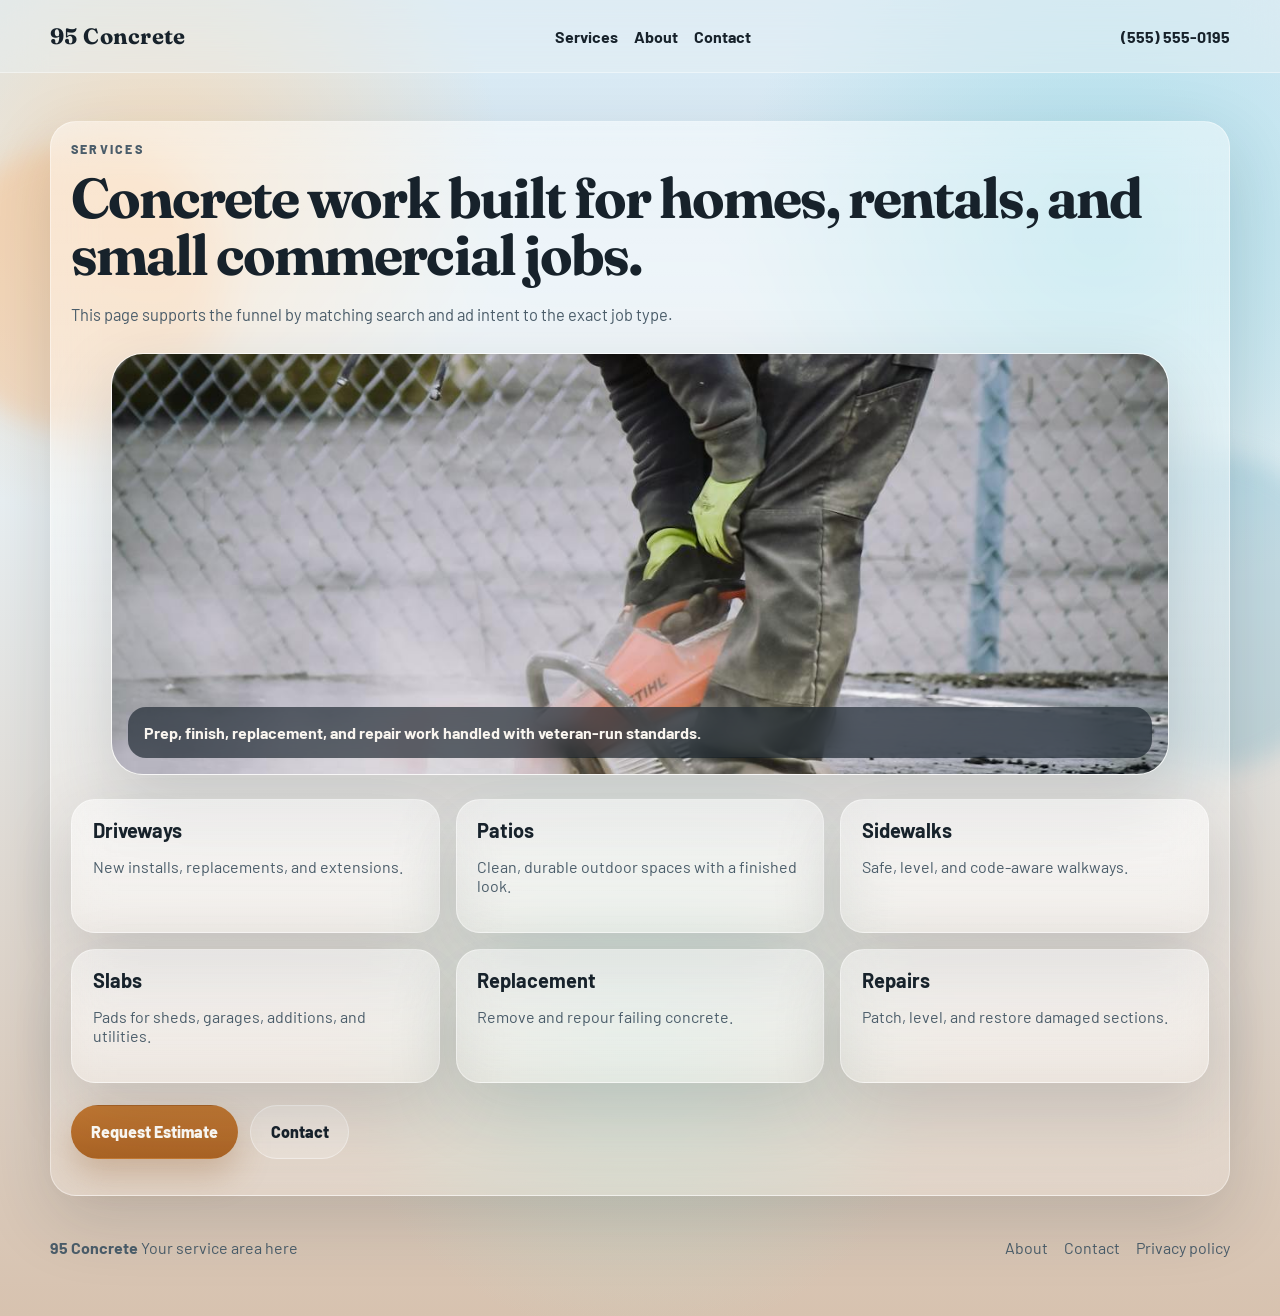
<file: services.html>
<!DOCTYPE html>
<html lang="en">
<head>
  <meta charset="UTF-8">
  <meta name="viewport" content="width=device-width, initial-scale=1.0">
  <title>95 Concrete Services</title>
  <meta name="description" content="Concrete driveways, patios, sidewalks, slabs, repair, and replacement from 95 Concrete.">
  <link rel="canonical" href="https://digitalreflection.github.io/95-concrete-landing-page/services.html">
  <link rel="preconnect" href="https://fonts.googleapis.com">
  <link rel="preconnect" href="https://fonts.gstatic.com" crossorigin>
  <link
    href="https://fonts.googleapis.com/css2?family=Barlow:wght@400;500;600;700;800&family=Fraunces:opsz,wght@9..144,700&display=swap"
    rel="stylesheet"
  >
  <link rel="stylesheet" href="styles.css">
  <script src="site-config.js"></script>
  <script src="meta-bootstrap.js"></script>
</head>
<body data-page-type="services" data-page-name="services">
  <header class="site-header">
    <div class="container header-inner">
      <a class="brand" href="index.html" data-company-name>95 Concrete</a>
      <nav class="site-nav" aria-label="Primary">
        <a href="services.html">Services</a>
        <a href="about.html">About</a>
        <a href="contact.html">Contact</a>
      </nav>
      <a class="header-phone" href="tel:+15555550195" data-replace-phone-text data-track="phone-services-header">(555) 555-0195</a>
    </div>
  </header>

  <main class="services" style="padding-top: 2rem;">
    <div class="container">
      <div class="lead-card">
        <p class="eyebrow">Services</p>
        <h1 style="font-size: clamp(2rem, 5vw, 3.5rem); max-width: none;">Concrete work built for homes, rentals, and small commercial jobs.</h1>
        <p class="hero-text">This page supports the funnel by matching search and ad intent to the exact job type.</p>
        <figure class="hero-photo-frame" style="margin-top: 1.5rem;">
          <img class="hero-photo" src="assets/images/concrete-cutting.jpg" alt="Worker cutting concrete on site" loading="lazy" decoding="async">
          <div class="hero-photo-tag">Prep, finish, replacement, and repair work handled with veteran-run standards.</div>
        </figure>
        <div class="service-grid" style="margin-top: 1.5rem;">
          <article class="service-card"><h3>Driveways</h3><p>New installs, replacements, and extensions.</p></article>
          <article class="service-card"><h3>Patios</h3><p>Clean, durable outdoor spaces with a finished look.</p></article>
          <article class="service-card"><h3>Sidewalks</h3><p>Safe, level, and code-aware walkways.</p></article>
          <article class="service-card"><h3>Slabs</h3><p>Pads for sheds, garages, additions, and utilities.</p></article>
          <article class="service-card"><h3>Replacement</h3><p>Remove and repour failing concrete.</p></article>
          <article class="service-card"><h3>Repairs</h3><p>Patch, level, and restore damaged sections.</p></article>
        </div>
        <div class="hero-actions">
          <a class="button button-primary" href="index.html#quote-form" data-track="services-quote-cta">Request Estimate</a>
          <a class="button button-secondary" href="contact.html" data-track="services-contact-cta">Contact</a>
        </div>
      </div>
    </div>
  </main>

  <footer class="site-footer">
    <div class="container footer-inner">
      <p><strong data-company-name>95 Concrete</strong> <span data-service-area>Your service area here</span></p>
      <p class="footer-links">
        <a href="about.html">About</a>
        <a href="contact.html">Contact</a>
        <a href="privacy.html">Privacy policy</a>
      </p>
    </div>
  </footer>

  <script src="site.js"></script>
</body>
</html>
</file>
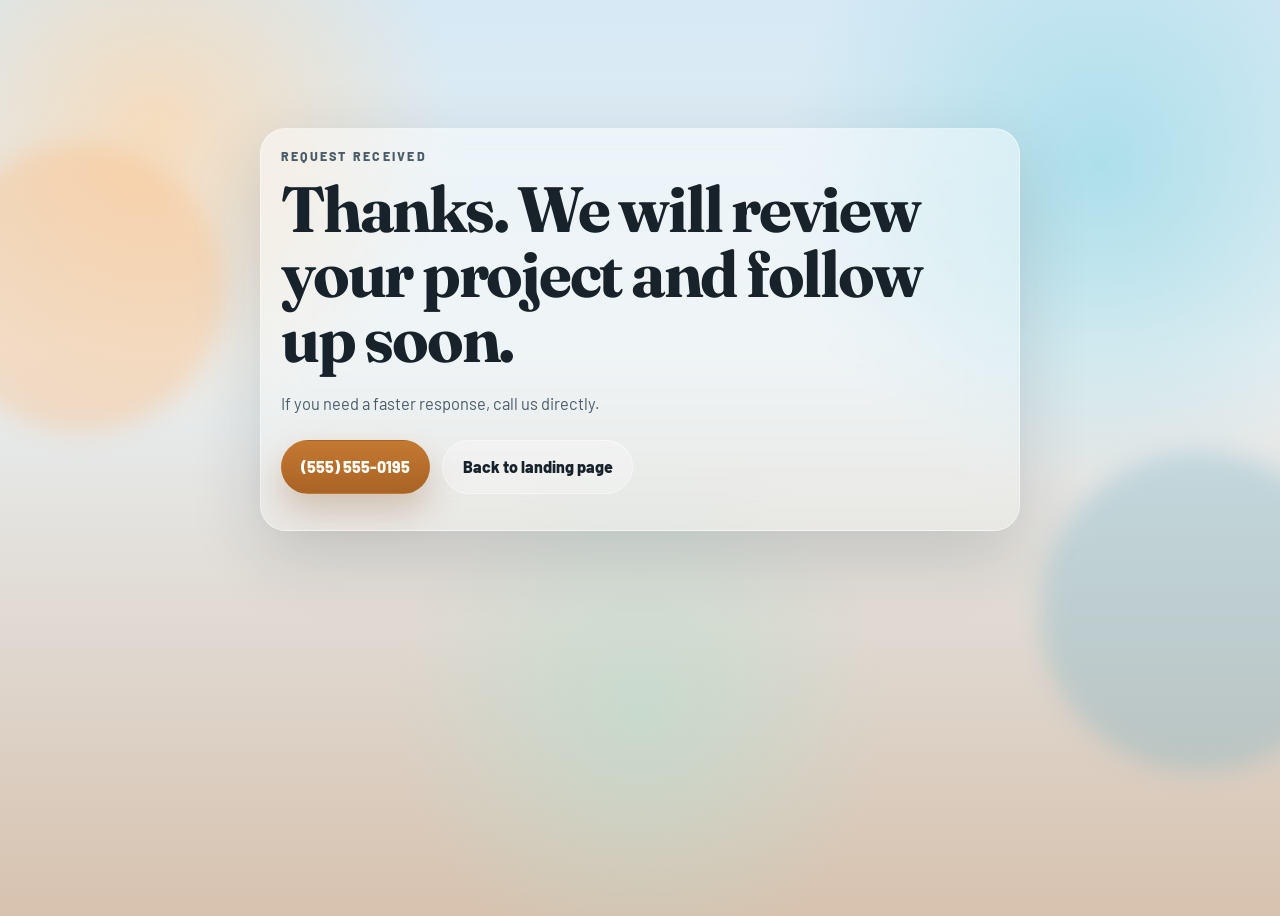
<file: thank-you.html>
<!DOCTYPE html>
<html lang="en">
<head>
  <meta charset="UTF-8">
  <meta name="viewport" content="width=device-width, initial-scale=1.0">
  <title>Thanks | 95 Concrete</title>
  <meta name="description" content="Thank you for requesting a quote from 95 Concrete.">
  <meta name="robots" content="noindex,nofollow">
  <link rel="canonical" href="https://digitalreflection.github.io/95-concrete-landing-page/thank-you.html">
  <link rel="preconnect" href="https://fonts.googleapis.com">
  <link rel="preconnect" href="https://fonts.gstatic.com" crossorigin>
  <link
    href="https://fonts.googleapis.com/css2?family=Barlow:wght@400;500;600;700;800&family=Fraunces:opsz,wght@9..144,700&display=swap"
    rel="stylesheet"
  >
  <link rel="stylesheet" href="styles.css">
  <script src="site-config.js"></script>
  <script src="meta-bootstrap.js"></script>
</head>
<body data-page-type="thank-you" data-page-name="thank-you">
  <main class="hero">
    <div class="container">
      <section class="lead-card" style="max-width: 760px; margin: 5rem auto;">
        <p class="eyebrow">Request received</p>
        <h1 style="font-size: clamp(2.4rem, 5vw, 4rem); max-width: none;">Thanks. We will review your project and follow up soon.</h1>
        <p class="hero-text">If you need a faster response, call us directly.</p>
        <div class="hero-actions">
          <a class="button button-primary" href="tel:+15555550195" data-replace-phone-text data-track="phone-thank-you">(555) 555-0195</a>
          <a class="button button-secondary" href="index.html" data-track="thank-you-home">Back to landing page</a>
        </div>
      </section>
    </div>
  </main>

  <script src="site.js"></script>
</body>
</html>
</file>
<file: styles.css>
:root {
  --bg-top: #d6e9f5;
  --bg-mid: #e9f0f3;
  --bg-bottom: #d7c2af;
  --panel: rgba(255, 255, 255, 0.34);
  --panel-strong: rgba(255, 255, 255, 0.52);
  --panel-dark: rgba(22, 37, 49, 0.72);
  --line: rgba(255, 255, 255, 0.42);
  --line-soft: rgba(39, 56, 69, 0.14);
  --text: #17222b;
  --muted: #4b5d6a;
  --brand: #b56c2a;
  --brand-dark: #8f511d;
  --accent: #1f5d61;
  --accent-soft: #dff1f1;
  --radius: 24px;
  --shadow: 0 24px 70px rgba(26, 39, 52, 0.16);
  --shadow-soft: 0 16px 38px rgba(26, 39, 52, 0.1);
  --container: 1180px;
}

* {
  box-sizing: border-box;
}

html {
  scroll-behavior: smooth;
}

body {
  margin: 0;
  min-height: 100vh;
  overflow-x: hidden;
  font-family: "Barlow", sans-serif;
  color: var(--text);
  background:
    radial-gradient(circle at 12% 14%, rgba(255, 214, 168, 0.72), transparent 22%),
    radial-gradient(circle at 86% 18%, rgba(160, 220, 232, 0.8), transparent 24%),
    radial-gradient(circle at 50% 78%, rgba(182, 224, 210, 0.55), transparent 26%),
    linear-gradient(180deg, var(--bg-top) 0%, var(--bg-mid) 38%, var(--bg-bottom) 100%);
}

body::before,
body::after {
  content: "";
  position: fixed;
  inset: auto;
  pointer-events: none;
  z-index: -1;
  border-radius: 999px;
  filter: blur(12px);
}

body::before {
  top: 9rem;
  left: -4rem;
  width: 18rem;
  height: 18rem;
  background: rgba(255, 186, 120, 0.34);
}

body::after {
  right: -5rem;
  bottom: 8rem;
  width: 20rem;
  height: 20rem;
  background: rgba(101, 173, 197, 0.28);
}

a {
  color: inherit;
  text-decoration: none;
}

summary {
  cursor: pointer;
}

img {
  display: block;
  max-width: 100%;
}

.hidden {
  display: none !important;
}

.container {
  width: min(calc(100% - 2rem), var(--container));
  margin: 0 auto;
}

.site-header {
  position: sticky;
  top: 0;
  z-index: 40;
  border-bottom: 1px solid rgba(255, 255, 255, 0.4);
  background: rgba(233, 240, 243, 0.42);
  backdrop-filter: blur(20px);
  -webkit-backdrop-filter: blur(20px);
}

.header-inner,
.footer-inner,
.cta-strip-inner {
  display: flex;
  align-items: center;
  justify-content: space-between;
  gap: 1rem;
}

.header-inner,
.footer-inner {
  min-height: 72px;
}

.brand {
  font-family: "Fraunces", serif;
  font-size: 1.38rem;
  font-weight: 700;
  letter-spacing: 0.02em;
}

.header-phone,
.site-nav a {
  font-weight: 700;
}

.site-nav,
.footer-links {
  display: flex;
  gap: 1rem;
  flex-wrap: wrap;
}

.landing-nav-wrap {
  border-top: 1px solid rgba(255, 255, 255, 0.34);
  background: rgba(255, 255, 255, 0.16);
}

.landing-nav {
  display: flex;
  gap: 0.7rem;
  overflow-x: auto;
  padding: 0.75rem 0 0.9rem;
  scrollbar-width: none;
}

.landing-nav::-webkit-scrollbar {
  display: none;
}

.landing-nav a,
.site-nav a,
.footer-links a {
  transition: color 160ms ease, border-color 160ms ease, background 160ms ease, transform 160ms ease;
}

.landing-nav a {
  white-space: nowrap;
  padding: 0.66rem 1rem;
  border-radius: 999px;
  border: 1px solid rgba(255, 255, 255, 0.42);
  background: rgba(255, 255, 255, 0.24);
  box-shadow: inset 0 1px 0 rgba(255, 255, 255, 0.3);
  color: var(--muted);
  font-size: 0.92rem;
  font-weight: 800;
}

.landing-nav a:hover,
.landing-nav a:focus-visible,
.site-nav a:hover,
.site-nav a:focus-visible,
.footer-links a:hover,
.footer-links a:focus-visible {
  color: var(--text);
  transform: translateY(-1px);
}

.hero,
.proof,
.local-section,
.owner-story,
.fit,
.services,
.services-overview,
.craft-section,
.service-map,
.process,
.faq {
  position: relative;
  margin-top: 1rem;
}

.hero {
  padding: 2rem 0 1rem;
}

.hero-orb {
  position: absolute;
  border-radius: 999px;
  filter: blur(10px);
  pointer-events: none;
}

.hero-orb-one {
  top: 3rem;
  left: 2rem;
  width: 14rem;
  height: 14rem;
  background: rgba(255, 183, 122, 0.35);
}

.hero-orb-two {
  right: 5rem;
  top: 6rem;
  width: 16rem;
  height: 16rem;
  background: rgba(94, 167, 190, 0.28);
}

.hero-grid,
.proof-grid,
.local-grid,
.service-grid,
.faq-grid,
.owner-story-grid,
.story-grid,
.services-overview-grid,
.fit-grid,
.process-grid,
.craft-grid,
.map-grid,
.field-row {
  display: grid;
  gap: 1rem;
}

.hero-grid {
  grid-template-columns: minmax(0, 1.08fr) minmax(0, 0.92fr);
  align-items: start;
}

.proof-grid {
  grid-template-columns: repeat(3, minmax(0, 1fr));
}

.local-grid,
.owner-story-grid,
.craft-grid,
.map-grid {
  grid-template-columns: minmax(0, 0.96fr) minmax(0, 1.04fr);
  align-items: start;
}

.services-overview-grid,
.story-grid {
  grid-template-columns: repeat(2, minmax(0, 1fr));
}

.service-grid,
.fit-grid,
.faq-grid {
  grid-template-columns: repeat(3, minmax(0, 1fr));
}

.process-grid {
  grid-template-columns: minmax(0, 0.72fr) minmax(0, 1.28fr);
  align-items: start;
}

.field-row {
  grid-template-columns: repeat(2, minmax(0, 1fr));
}

.hero-copy {
  position: relative;
  z-index: 1;
  padding: 0.5rem 0;
}

.eyebrow,
.lead-kicker {
  margin: 0;
  text-transform: uppercase;
  letter-spacing: 0.18em;
  font-size: 0.78rem;
  font-weight: 800;
  color: var(--accent);
}

h1,
h2,
h3 {
  margin: 0;
  line-height: 1.02;
}

h1,
h2 {
  font-family: "Fraunces", serif;
}

h1 {
  margin-top: 0.8rem;
  font-size: clamp(2.75rem, 5vw, 5.2rem);
  max-width: 11ch;
  letter-spacing: -0.035em;
}

h2 {
  font-size: clamp(1.8rem, 3.2vw, 3rem);
  letter-spacing: -0.02em;
}

h3 {
  font-size: 1.25rem;
}

.hero-text,
.lead-card p,
.service-card p,
.fit-card p,
.proof p,
.steps,
.form-note,
.form-status,
.owner-notes p,
.faq-card p,
.site-footer,
.cta-note {
  color: var(--muted);
}

.hero-text {
  max-width: 42rem;
  margin: 1.15rem 0 0;
  font-size: 1.03rem;
  line-height: 1.65;
}

.hero-actions,
.overview-actions {
  display: flex;
  flex-wrap: wrap;
  gap: 0.75rem;
}

.hero-actions {
  margin: 1.4rem 0 1rem;
}

.overview-actions {
  margin-top: 1rem;
}

.cta-note {
  margin: 0 0 1rem;
  font-size: 0.94rem;
  font-weight: 700;
}

.button {
  display: inline-flex;
  align-items: center;
  justify-content: center;
  min-height: 54px;
  padding: 0 1.2rem;
  border: 1px solid transparent;
  border-radius: 999px;
  font-weight: 800;
  transition: transform 160ms ease, background 160ms ease, border-color 160ms ease, color 160ms ease, box-shadow 160ms ease;
}

.button:hover,
.button:focus-visible {
  transform: translateY(-1px);
}

.button-primary {
  color: #fffdf8;
  background: linear-gradient(180deg, #c47932 0%, #a96325 100%);
  box-shadow: 0 16px 34px rgba(143, 81, 29, 0.28);
}

.button-primary:hover,
.button-primary:focus-visible {
  background: linear-gradient(180deg, #b26a2d 0%, #93541e 100%);
}

.button-secondary {
  border-color: rgba(255, 255, 255, 0.42);
  background: rgba(255, 255, 255, 0.24);
  color: var(--text);
}

.button-block {
  width: 100%;
}

.glass-panel,
.lead-card,
.proof article,
.owner-copy,
.map-copy,
.service-card,
.faq-card,
.fit-card,
.story-card,
.overview-card,
.process,
.cta-strip,
.owner-media,
.craft-media,
.hero-photo-frame,
.map-frame-wrap {
  border: 1px solid var(--line);
  background:
    linear-gradient(180deg, rgba(255, 255, 255, 0.46) 0%, rgba(255, 255, 255, 0.2) 100%);
  box-shadow: var(--shadow);
  backdrop-filter: blur(22px);
  -webkit-backdrop-filter: blur(22px);
}

.lead-card {
  padding: 1.25rem;
  border-radius: calc(var(--radius) + 2px);
}

body[data-page-type="landing"] .lead-card {
  position: sticky;
  top: 118px;
  z-index: 2;
}

.lead-card-top h2 {
  margin-top: 0.55rem;
  font-size: clamp(1.8rem, 3vw, 2.45rem);
}

.lead-form {
  margin-top: 1rem;
}

.trust-strip,
.service-pill-grid {
  display: flex;
  flex-wrap: wrap;
  gap: 0.65rem;
}

.trust-strip span,
.service-pill {
  display: inline-flex;
  align-items: center;
  min-height: 40px;
  padding: 0.55rem 0.85rem;
  border-radius: 999px;
  border: 1px solid rgba(255, 255, 255, 0.42);
  background: rgba(255, 255, 255, 0.26);
  box-shadow: inset 0 1px 0 rgba(255, 255, 255, 0.3);
  color: var(--muted);
  font-size: 0.92rem;
  font-weight: 700;
}

.hero-photo-frame,
.owner-media,
.craft-media,
.owner-inline,
.map-frame-wrap {
  overflow: hidden;
  border-radius: calc(var(--radius) + 8px);
}

.hero-photo-frame,
.owner-media,
.craft-media,
.owner-inline {
  position: relative;
}

.hero-photo-frame {
  margin-top: 1.3rem;
}

.hero-photo,
.owner-media img,
.craft-media img,
.owner-inline img {
  width: 100%;
  height: 100%;
  object-fit: cover;
}

.hero-photo {
  min-height: 320px;
  max-height: 420px;
}

.hero-photo-tag,
.owner-media figcaption,
.owner-inline figcaption {
  position: absolute;
  left: 1rem;
  right: 1rem;
  bottom: 1rem;
  padding: 0.85rem 1rem;
  border-radius: 18px;
  background: rgba(19, 31, 40, 0.64);
  color: #f9f5ef;
  font-weight: 700;
  line-height: 1.45;
  backdrop-filter: blur(14px);
  -webkit-backdrop-filter: blur(14px);
}

.owner-inline {
  position: relative;
  margin-top: 1.15rem;
  min-height: 280px;
  border: 1px solid rgba(255, 255, 255, 0.42);
  box-shadow: var(--shadow-soft);
}

.owner-inline img {
  min-height: 280px;
}

.optional-fields {
  margin-top: 1rem;
  padding: 0.85rem 1rem 1rem;
  border: 1px solid rgba(255, 255, 255, 0.44);
  border-radius: 18px;
  background: rgba(255, 255, 255, 0.22);
}

.optional-fields summary {
  font-weight: 800;
  list-style: none;
}

.optional-fields summary span {
  color: var(--muted);
  font-weight: 600;
}

.optional-fields summary::-webkit-details-marker {
  display: none;
}

label {
  display: block;
  margin-top: 1rem;
}

label span {
  display: block;
  margin-bottom: 0.45rem;
  font-size: 0.95rem;
  font-weight: 700;
}

label span em {
  font-style: normal;
  font-weight: 500;
  color: var(--muted);
}

input,
select,
textarea {
  width: 100%;
  border: 1px solid rgba(255, 255, 255, 0.58);
  border-radius: 16px;
  background: rgba(255, 255, 255, 0.68);
  box-shadow: inset 0 1px 0 rgba(255, 255, 255, 0.38);
  color: var(--text);
  font: inherit;
  padding: 0.95rem 1rem;
}

input:focus,
select:focus,
textarea:focus {
  outline: 2px solid rgba(181, 108, 42, 0.18);
  border-color: rgba(181, 108, 42, 0.64);
}

textarea {
  resize: vertical;
}

.form-status {
  min-height: 1.3rem;
  margin-top: 0.8rem;
}

.next-steps {
  margin-top: 1rem;
  padding-top: 1rem;
  border-top: 1px solid rgba(255, 255, 255, 0.44);
}

.next-steps h3 {
  margin-bottom: 0.5rem;
}

.next-steps p {
  margin: 0.42rem 0 0;
}

.proof article,
.service-card,
.faq-card,
.story-card,
.overview-card,
.fit-card {
  padding: 1.3rem;
  border-radius: var(--radius);
}

.proof article:nth-child(1) {
  background: linear-gradient(180deg, rgba(255, 242, 228, 0.64) 0%, rgba(255, 255, 255, 0.24) 100%);
}

.proof article:nth-child(2) {
  background: linear-gradient(180deg, rgba(226, 246, 241, 0.7) 0%, rgba(255, 255, 255, 0.24) 100%);
}

.proof article:nth-child(3) {
  background: linear-gradient(180deg, rgba(231, 243, 250, 0.74) 0%, rgba(255, 255, 255, 0.24) 100%);
}

.mini-list,
.hero-points,
.steps {
  margin: 1rem 0 0;
  padding-left: 1.1rem;
}

.mini-list li,
.hero-points li,
.steps li {
  margin-top: 0.7rem;
  line-height: 1.5;
}

.owner-copy,
.map-copy,
.process {
  padding: 1.4rem;
  border-radius: calc(var(--radius) + 2px);
}

.owner-copy {
  background: linear-gradient(135deg, rgba(255, 255, 255, 0.52) 0%, rgba(255, 255, 255, 0.2) 100%);
}

.map-copy {
  background: linear-gradient(135deg, rgba(223, 240, 245, 0.78) 0%, rgba(255, 255, 255, 0.24) 100%);
}

.owner-copy h2,
.map-copy h2 {
  margin-top: 0.55rem;
  max-width: 13ch;
}

.owner-notes {
  display: grid;
  grid-template-columns: repeat(2, minmax(0, 1fr));
  gap: 0.85rem;
  margin-top: 1.05rem;
}

.owner-notes div {
  padding: 0.95rem;
  border-radius: 18px;
  border: 1px solid rgba(255, 255, 255, 0.42);
  background: rgba(255, 255, 255, 0.26);
}

.map-trust {
  margin-top: 1rem;
}

.map-frame-wrap {
  margin-top: 1rem;
  background: rgba(255, 255, 255, 0.28);
}

.map-frame-wrap iframe {
  display: block;
  width: 100%;
  min-height: 360px;
  border: 0;
}

.owner-media img,
.craft-media img {
  min-height: 360px;
  max-height: 500px;
}

.story-accent,
.overview-accent {
  background: linear-gradient(180deg, rgba(255, 255, 255, 0.62) 0%, rgba(255, 255, 255, 0.22) 100%);
}

.section-heading {
  margin-bottom: 1.15rem;
}

.faq-card h3,
.service-card h3,
.fit-card h3 {
  margin-bottom: 0.65rem;
}

.services,
.process,
.faq {
  padding-bottom: 1rem;
}

.cta-strip {
  margin-top: 1rem;
  padding: 1.25rem 0;
  border-radius: calc(var(--radius) + 4px);
  background: linear-gradient(135deg, rgba(20, 35, 45, 0.82) 0%, rgba(36, 60, 73, 0.62) 100%);
  color: #f7f3ec;
}

.cta-strip .eyebrow,
.cta-strip p,
.cta-strip h2 {
  color: inherit;
}

.mobile-bar {
  position: fixed;
  left: 0;
  right: 0;
  bottom: 0;
  z-index: 50;
  display: none;
  gap: 0.65rem;
  padding: 0.8rem;
  border-top: 1px solid rgba(255, 255, 255, 0.28);
  background: rgba(23, 34, 43, 0.82);
  backdrop-filter: blur(20px);
  -webkit-backdrop-filter: blur(20px);
}

.mobile-bar-button {
  flex: 1;
  min-height: 52px;
  display: inline-flex;
  align-items: center;
  justify-content: center;
  border-radius: 999px;
  font-weight: 800;
}

.mobile-bar-call,
.mobile-bar-map {
  color: #f8f5ef;
  background: rgba(255, 255, 255, 0.14);
}

.mobile-bar-quote {
  color: #fffdf9;
  background: linear-gradient(180deg, #c47932 0%, #a96325 100%);
}

.site-footer {
  padding: 0 0 2rem;
  color: var(--muted);
}

body[data-page-type="landing"] .site-footer {
  padding-top: 0.2rem;
}

@media (max-width: 980px) {
  .hero-grid,
  .proof-grid,
  .local-grid,
  .owner-story-grid,
  .story-grid,
  .services-overview-grid,
  .service-grid,
  .fit-grid,
  .process-grid,
  .craft-grid,
  .map-grid,
  .faq-grid {
    grid-template-columns: 1fr;
  }

  body[data-page-type="landing"] .lead-card {
    position: static;
  }

  h1 {
    max-width: 12ch;
  }

  .owner-copy h2,
  .map-copy h2 {
    max-width: none;
  }
}

@media (max-width: 640px) {
  .container {
    width: min(calc(100% - 1rem), var(--container));
  }

  .header-inner,
  .footer-inner,
  .cta-strip-inner,
  .hero-actions,
  .overview-actions,
  .field-row {
    display: grid;
    grid-template-columns: 1fr;
  }

  .header-inner,
  .footer-inner {
    min-height: 60px;
  }

  .site-nav {
    display: none;
  }

  .brand {
    font-size: 1.14rem;
  }

  .header-phone,
  .footer-inner p:last-child {
    justify-self: start;
  }

  .landing-nav {
    gap: 0.5rem;
    padding: 0.55rem 0 0.7rem;
  }

  .landing-nav a {
    padding: 0.56rem 0.82rem;
    font-size: 0.86rem;
  }

  .hero {
    padding-top: 1.2rem;
  }

  h1 {
    font-size: clamp(2.2rem, 11vw, 3.45rem);
    max-width: 11ch;
  }

  .hero-text {
    font-size: 0.98rem;
  }

  .button {
    width: 100%;
  }

  .hero-photo {
    min-height: 240px;
    max-height: 280px;
  }

  .lead-card,
  .proof article,
  .owner-copy,
  .map-copy,
  .service-card,
  .faq-card,
  .overview-card,
  .fit-card,
  .story-card {
    padding: 1.05rem;
  }

  .trust-strip,
  .service-pill-grid {
    display: grid;
  }

  .owner-notes {
    grid-template-columns: 1fr;
  }

  .map-frame-wrap iframe {
    min-height: 250px;
  }

  .mobile-bar {
    display: flex;
  }

  .site-footer {
    padding-bottom: 7rem;
  }
}
</file>
